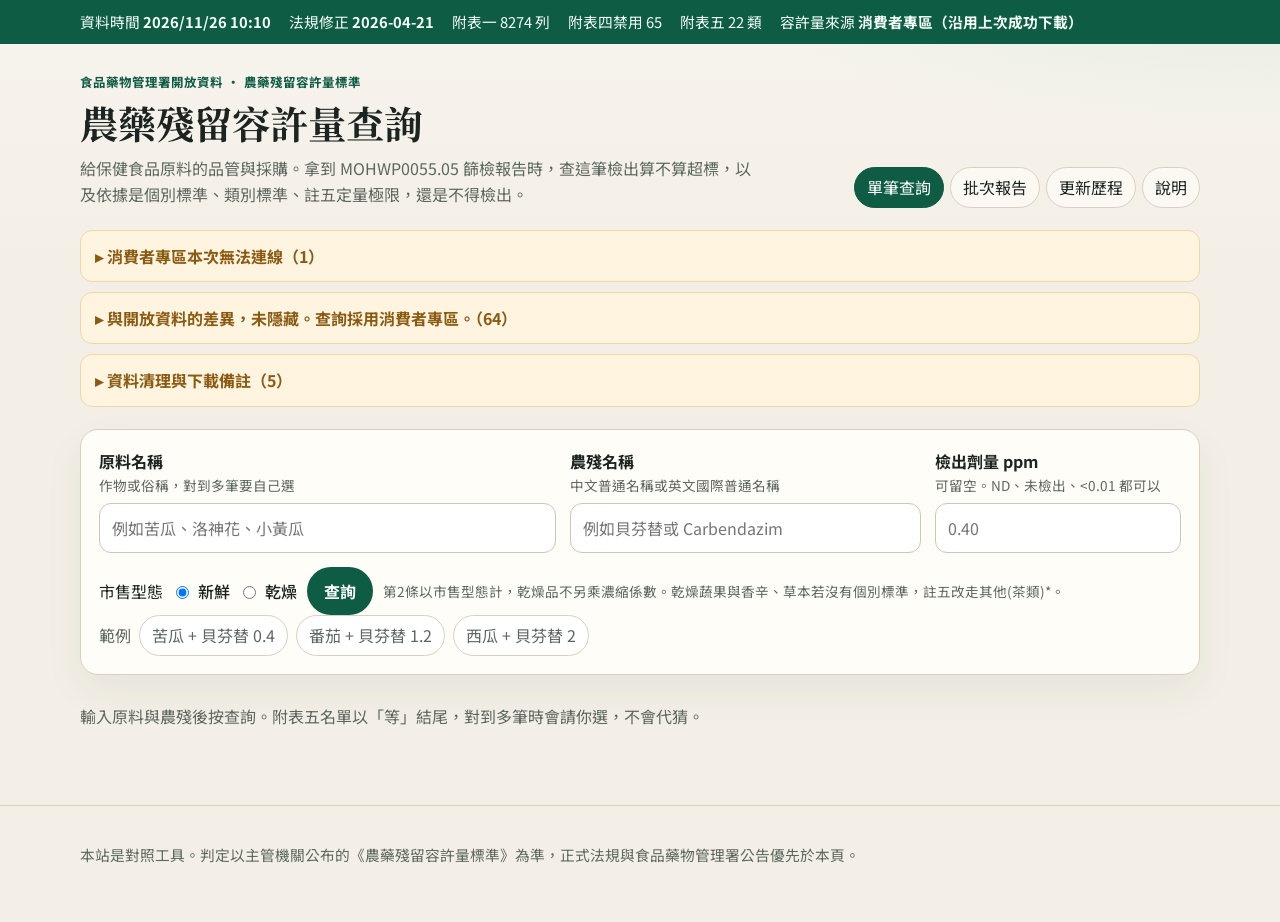
<file: site/index.html>
<!DOCTYPE html>
<html lang="zh-Hant-TW">
<head>
  <meta charset="utf-8">
  <meta name="viewport" content="width=device-width, initial-scale=1">
  <title>農藥殘留容許量查詢</title>
  <meta name="description" content="對照台灣農藥殘留容許量標準，判斷保健食品原料的檢出是否超標，並顯示適用依據。">
  <link rel="preconnect" href="https://fonts.googleapis.com">
  <link rel="preconnect" href="https://fonts.gstatic.com" crossorigin>
  <link href="https://fonts.googleapis.com/css2?family=Noto+Sans+TC:wght@400;500;700&family=Noto+Serif+TC:wght@600;700&display=swap" rel="stylesheet">
  <link rel="stylesheet" href="css/style.css">
  <link rel="icon" href="data:image/svg+xml,%3Csvg xmlns='http://www.w3.org/2000/svg' viewBox='0 0 32 32'%3E%3Crect fill='%230f5c45' width='32' height='32' rx='8'/%3E%3Cpath fill='%23f4fff8' d='M8 22 V10 h4.2 c3.3 0 5.2 1.7 5.2 4.3 0 2.7-2 4.4-5.3 4.4 H11 V22H8zm3-5.6h1.1c1.6 0 2.5-.7 2.5-1.9s-.9-1.8-2.5-1.8H11v3.7zM19 22l4.6-12H27l-5.2 12H19z'/%3E%3C/svg%3E">
</head>
<body>
  <div id="banner" class="banner"></div>
  <header class="top">
    <div class="wrap top-row">
      <div>
        <p class="eyebrow">食品藥物管理署開放資料 · 農藥殘留容許量標準</p>
        <h1>農藥殘留容許量查詢</h1>
        <p class="lede">給保健食品原料的品管與採購。拿到 MOHWP0055.05 篩檢報告時，查這筆檢出算不算超標，以及依據是個別標準、類別標準、註五定量極限，還是不得檢出。</p>
      </div>
      <nav>
        <a href="index.html" aria-current="page">單筆查詢</a>
        <a href="batch.html">批次報告</a>
        <a href="history.html">更新歷程</a>
        <a href="about.html">說明</a>
      </nav>
    </div>
  </header>
  <div class="wrap" id="alerts"></div>
  <main class="wrap">
    <form id="query" class="panel">
      <div class="grid">
        <div class="field">
          <label for="crop">原料名稱 <span class="hint">作物或俗稱，對到多筆要自己選</span></label>
          <input id="crop" type="text" autocomplete="off" placeholder="例如苦瓜、洛神花、小黃瓜" required>
          <div id="crop-menu" class="menu" hidden></div>
        </div>
        <div class="field">
          <label for="pest">農殘名稱 <span class="hint">中文普通名稱或英文國際普通名稱</span></label>
          <input id="pest" type="text" autocomplete="off" placeholder="例如貝芬替或 Carbendazim" required>
          <div id="pest-menu" class="menu" hidden></div>
        </div>
        <div>
          <label for="value">檢出劑量 ppm <span class="hint">可留空。ND、未檢出、&lt;0.01 都可以</span></label>
          <input id="value" type="text" inputmode="decimal" placeholder="0.40">
        </div>
      </div>
      <div class="actions">
        <div class="modes" role="radiogroup" aria-label="市售型態">
          <span>市售型態</span>
          <label><input type="radio" name="matrix" value="fresh" checked>新鮮</label>
          <label><input type="radio" name="matrix" value="dried">乾燥</label>
        </div>
        <button class="primary" type="submit">查詢</button>
        <span class="hint">第2條以市售型態計，乾燥品不另乘濃縮係數。乾燥蔬果與香辛、草本若沒有個別標準，註五改走其他(茶類)*。</span>
      </div>
      <div class="examples">
        <span>範例</span>
        <button type="button" class="chip" data-demo data-crop="苦瓜" data-pest="貝芬替" data-value="0.4">苦瓜 + 貝芬替 0.4</button>
        <button type="button" class="chip" data-demo data-crop="番茄" data-pest="貝芬替" data-value="1.2">番茄 + 貝芬替 1.2</button>
        <button type="button" class="chip" data-demo data-crop="西瓜" data-pest="貝芬替" data-value="2">西瓜 + 貝芬替 2</button>
      </div>
    </form>
    <div id="result"></div>
  </main>
  <footer>
    <div class="wrap">
      <p>本站是對照工具。判定以主管機關公布的《農藥殘留容許量標準》為準，正式法規與食品藥物管理署公告優先於本頁。</p>
    </div>
  </footer>
  <script type="module" src="js/app.js"></script>
</body>
</html>
</file>
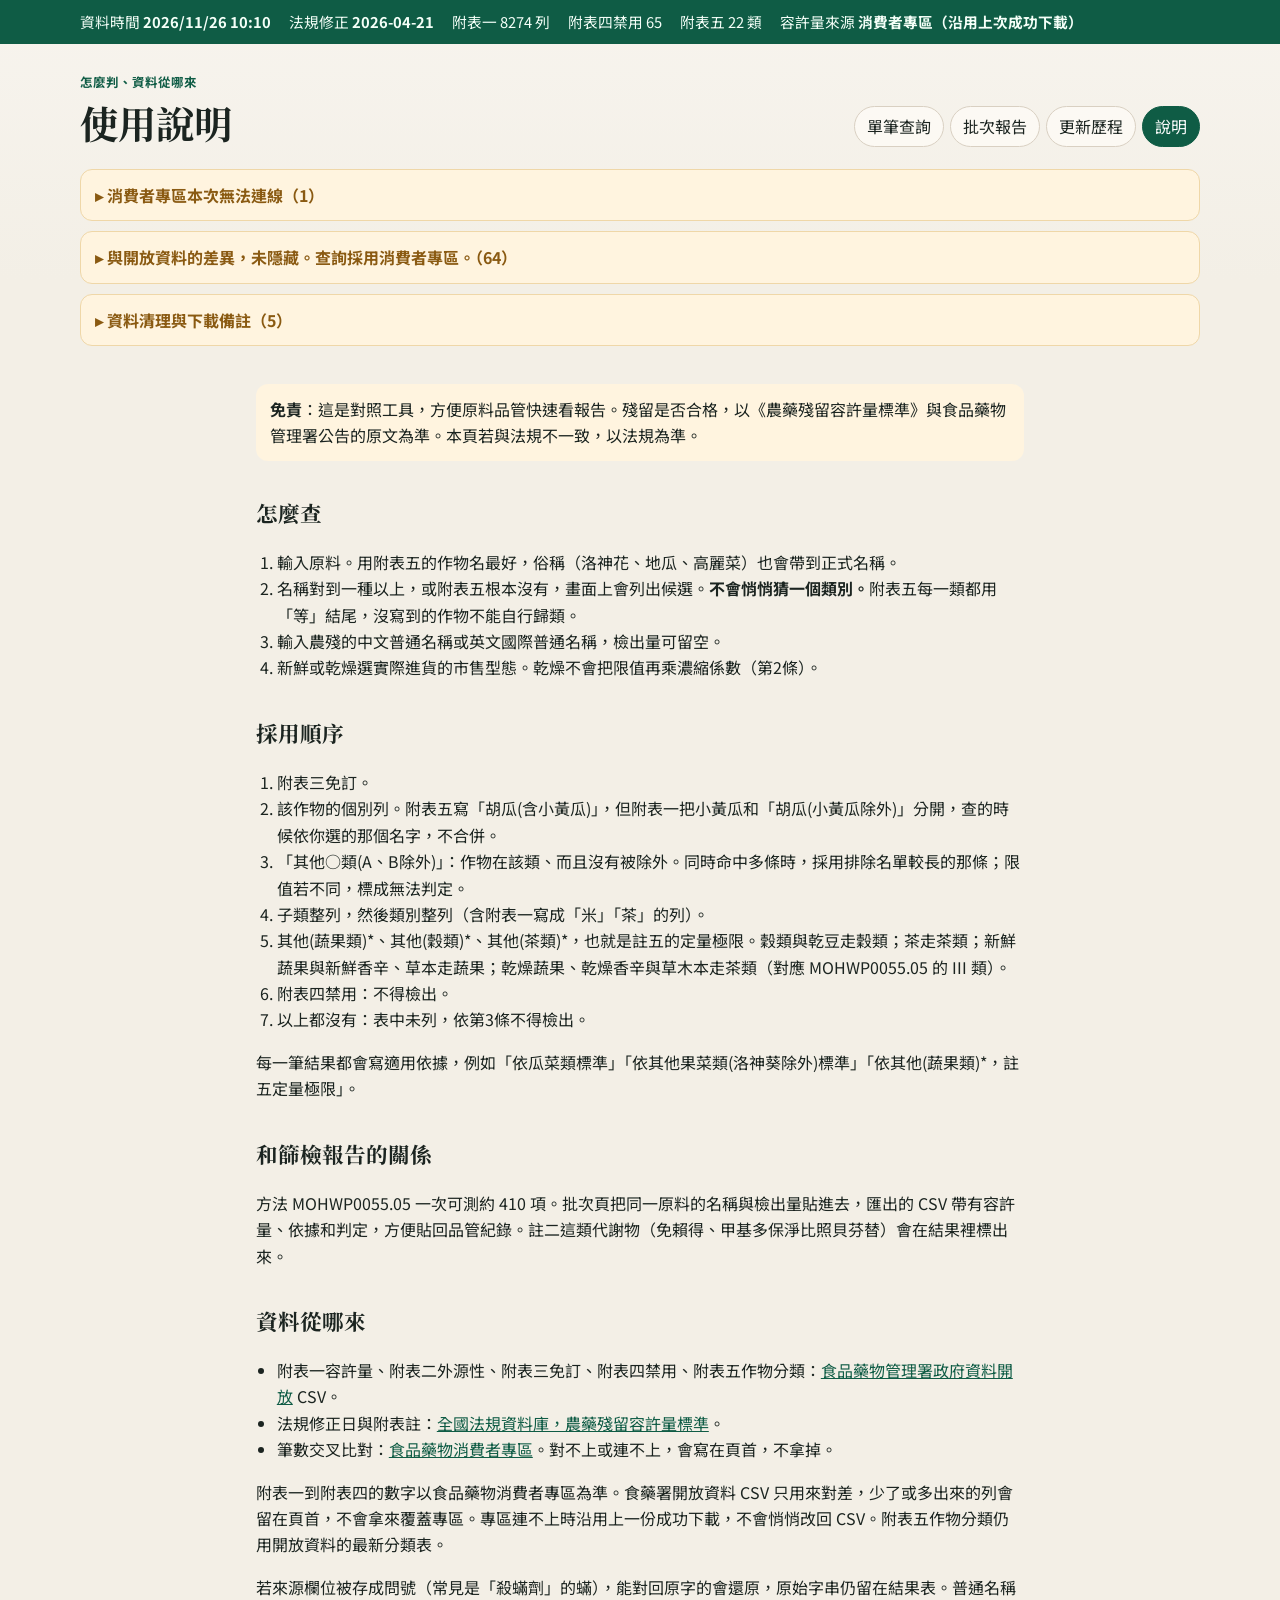
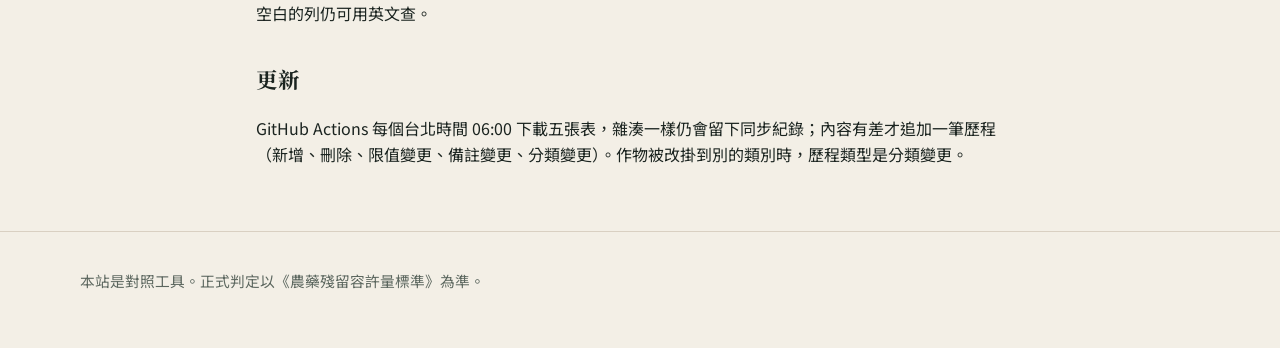
<file: site/about.html>
<!DOCTYPE html>
<html lang="zh-Hant-TW">
<head>
  <meta charset="utf-8">
  <meta name="viewport" content="width=device-width, initial-scale=1">
  <title>說明 · 農藥殘留容許量查詢</title>
  <link rel="preconnect" href="https://fonts.googleapis.com">
  <link rel="preconnect" href="https://fonts.gstatic.com" crossorigin>
  <link href="https://fonts.googleapis.com/css2?family=Noto+Sans+TC:wght@400;500;700&family=Noto+Serif+TC:wght@600;700&display=swap" rel="stylesheet">
  <link rel="stylesheet" href="css/style.css">
</head>
<body>
  <div id="banner" class="banner"></div>
  <header class="top">
    <div class="wrap top-row">
      <div>
        <p class="eyebrow">怎麼判、資料從哪來</p>
        <h1>使用說明</h1>
      </div>
      <nav>
        <a href="index.html">單筆查詢</a>
        <a href="batch.html">批次報告</a>
        <a href="history.html">更新歷程</a>
        <a href="about.html" aria-current="page">說明</a>
      </nav>
    </div>
  </header>
  <div class="wrap" id="alerts"></div>
  <main class="wrap prose">
    <p class="callout"><strong>免責</strong>：這是對照工具，方便原料品管快速看報告。殘留是否合格，以《農藥殘留容許量標準》與食品藥物管理署公告的原文為準。本頁若與法規不一致，以法規為準。</p>
    <h2>怎麼查</h2>
    <ol>
      <li>輸入原料。用附表五的作物名最好，俗稱（洛神花、地瓜、高麗菜）也會帶到正式名稱。</li>
      <li>名稱對到一種以上，或附表五根本沒有，畫面上會列出候選。<strong>不會悄悄猜一個類別。</strong>附表五每一類都用「等」結尾，沒寫到的作物不能自行歸類。</li>
      <li>輸入農殘的中文普通名稱或英文國際普通名稱，檢出量可留空。</li>
      <li>新鮮或乾燥選實際進貨的市售型態。乾燥不會把限值再乘濃縮係數（第2條）。</li>
    </ol>
    <h2>採用順序</h2>
    <ol>
      <li>附表三免訂。</li>
      <li>該作物的個別列。附表五寫「胡瓜(含小黃瓜)」，但附表一把小黃瓜和「胡瓜(小黃瓜除外)」分開，查的時候依你選的那個名字，不合併。</li>
      <li>「其他○類(A、B除外)」：作物在該類、而且沒有被除外。同時命中多條時，採用排除名單較長的那條；限值若不同，標成無法判定。</li>
      <li>子類整列，然後類別整列（含附表一寫成「米」「茶」的列）。</li>
      <li>其他(蔬果類)*、其他(穀類)*、其他(茶類)*，也就是註五的定量極限。穀類與乾豆走穀類；茶走茶類；新鮮蔬果與新鮮香辛、草本走蔬果；乾燥蔬果、乾燥香辛與草木本走茶類（對應 MOHWP0055.05 的 III 類）。</li>
      <li>附表四禁用：不得檢出。</li>
      <li>以上都沒有：表中未列，依第3條不得檢出。</li>
    </ol>
    <p>每一筆結果都會寫適用依據，例如「依瓜菜類標準」「依其他果菜類(洛神葵除外)標準」「依其他(蔬果類)*，註五定量極限」。</p>
    <h2>和篩檢報告的關係</h2>
    <p>方法 MOHWP0055.05 一次可測約 410 項。批次頁把同一原料的名稱與檢出量貼進去，匯出的 CSV 帶有容許量、依據和判定，方便貼回品管紀錄。註二這類代謝物（免賴得、甲基多保淨比照貝芬替）會在結果裡標出來。</p>
    <h2>資料從哪來</h2>
    <ul>
      <li>附表一容許量、附表二外源性、附表三免訂、附表四禁用、附表五作物分類：<a href="https://data.fda.gov.tw/">食品藥物管理署政府資料開放</a> CSV。</li>
      <li>法規修正日與附表註：<a href="https://law.moj.gov.tw/LawClass/LawAll.aspx?pcode=L0040083">全國法規資料庫，農藥殘留容許量標準</a>。</li>
      <li>筆數交叉比對：<a href="https://consumer.fda.gov.tw/Law/PesticideList.aspx?nodeID=520&amp;tk=1">食品藥物消費者專區</a>。對不上或連不上，會寫在頁首，不拿掉。</li>
    </ul>
    <p>附表一到附表四的數字以食品藥物消費者專區為準。食藥署開放資料 CSV 只用來對差，少了或多出來的列會留在頁首，不會拿來覆蓋專區。專區連不上時沿用上一份成功下載，不會悄悄改回 CSV。附表五作物分類仍用開放資料的最新分類表。</p>
    <p>若來源欄位被存成問號（常見是「殺蟎劑」的蟎），能對回原字的會還原，原始字串仍留在結果表。普通名稱空白的列仍可用英文查。</p>
    <h2>更新</h2>
    <p>GitHub Actions 每個台北時間 06:00 下載五張表，雜湊一樣仍會留下同步紀錄；內容有差才追加一筆歷程（新增、刪除、限值變更、備註變更、分類變更）。作物被改掛到別的類別時，歷程類型是分類變更。</p>
  </main>
  <footer>
    <div class="wrap"><p>本站是對照工具。正式判定以《農藥殘留容許量標準》為準。</p></div>
  </footer>
  <script type="module">
    import { loadJson, renderBanner } from "./js/chrome.js";
    try {
      renderBanner(await loadJson("data/meta.json"));
    } catch (error) {
      document.querySelector("#banner").textContent = "資料時間尚未載入";
    }
  </script>
</body>
</html>
</file>
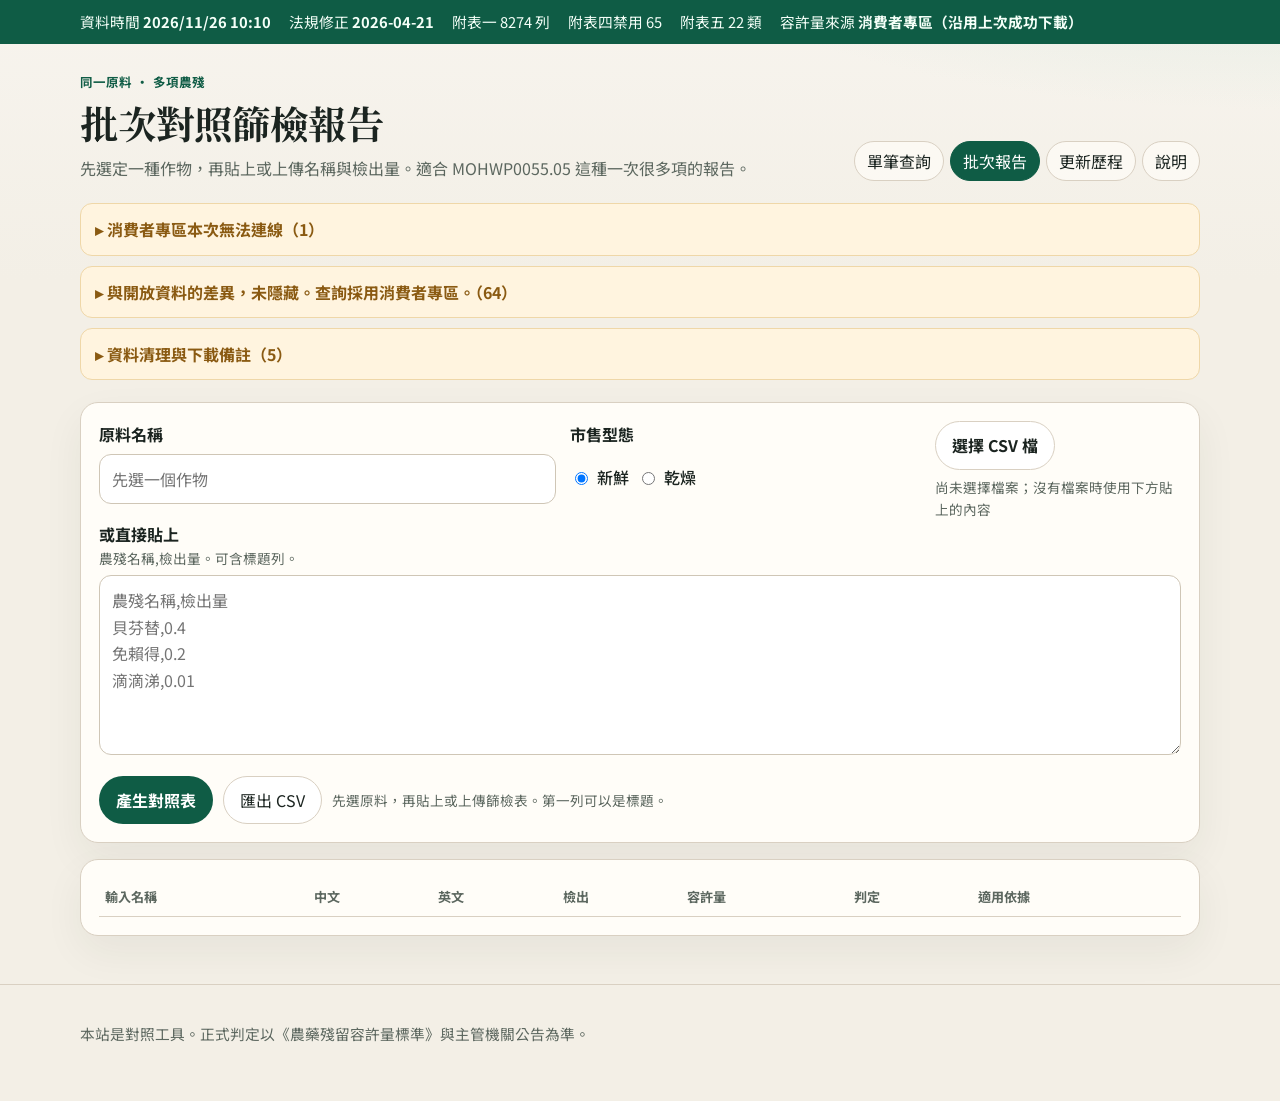
<file: site/batch.html>
<!DOCTYPE html>
<html lang="zh-Hant-TW">
<head>
  <meta charset="utf-8">
  <meta name="viewport" content="width=device-width, initial-scale=1">
  <title>批次報告 · 農藥殘留容許量查詢</title>
  <link rel="preconnect" href="https://fonts.googleapis.com">
  <link rel="preconnect" href="https://fonts.gstatic.com" crossorigin>
  <link href="https://fonts.googleapis.com/css2?family=Noto+Sans+TC:wght@400;500;700&family=Noto+Serif+TC:wght@600;700&display=swap" rel="stylesheet">
  <link rel="stylesheet" href="css/style.css">
</head>
<body>
  <div id="banner" class="banner"></div>
  <header class="top">
    <div class="wrap top-row">
      <div>
        <p class="eyebrow">同一原料 · 多項農殘</p>
        <h1>批次對照篩檢報告</h1>
        <p class="lede">先選定一種作物，再貼上或上傳名稱與檢出量。適合 MOHWP0055.05 這種一次很多項的報告。</p>
      </div>
      <nav>
        <a href="index.html">單筆查詢</a>
        <a href="batch.html" aria-current="page">批次報告</a>
        <a href="history.html">更新歷程</a>
        <a href="about.html">說明</a>
      </nav>
    </div>
  </header>
  <div class="wrap" id="alerts"></div>
  <main class="wrap">
    <form id="batch" class="panel">
      <div class="grid">
        <div class="field">
          <label for="crop">原料名稱</label>
          <input id="crop" type="text" autocomplete="off" placeholder="先選一個作物" required>
          <div id="crop-menu" class="menu" hidden></div>
        </div>
        <div>
          <label>市售型態</label>
          <div class="modes">
            <label><input type="radio" name="matrix" value="fresh" checked>新鮮</label>
            <label><input type="radio" name="matrix" value="dried">乾燥</label>
          </div>
        </div>
        <div>
          <label for="file" class="ghost file-btn">選擇 CSV 檔</label>
          <input id="file" type="file" accept=".csv,.txt,text/csv,text/plain" hidden>
          <span id="filename" class="hint">尚未選擇檔案；沒有檔案時使用下方貼上的內容</span>
        </div>
      </div>
      <label for="paste">或直接貼上 <span class="hint">農殘名稱,檢出量。可含標題列。</span></label>
      <textarea id="paste" placeholder="農殘名稱,檢出量&#10;貝芬替,0.4&#10;免賴得,0.2&#10;滴滴涕,0.01"></textarea>
      <div class="actions">
        <button class="primary" type="submit">產生對照表</button>
        <button class="ghost" id="export" type="button">匯出 CSV</button>
        <span id="summary" class="hint"></span>
      </div>
    </form>
    <div class="panel table-wrap" style="margin-top:16px">
      <table>
        <thead>
          <tr><th>輸入名稱</th><th>中文</th><th>英文</th><th>檢出</th><th>容許量</th><th>判定</th><th>適用依據</th></tr>
        </thead>
        <tbody id="rows"></tbody>
      </table>
    </div>
  </main>
  <footer>
    <div class="wrap"><p>本站是對照工具。正式判定以《農藥殘留容許量標準》與主管機關公告為準。</p></div>
  </footer>
  <script type="module" src="js/batch.js"></script>
</body>
</html>
</file>
<file: site/css/style.css>
:root {
  --bg: #f3efe6;
  --bg-2: #e7efe8;
  --ink: #1b2420;
  --muted: #5c675f;
  --line: #d9d0c2;
  --card: #fffdf8;
  --pine: #0f5c45;
  --pine-2: #187256;
  --pine-soft: #e5f2eb;
  --red: #9d1c32;
  --red-soft: #fdecef;
  --amber: #8a5a12;
  --amber-soft: #fff4df;
  --blue: #1d4e6e;
  --blue-soft: #e7f1f6;
  --shadow: 0 16px 40px rgba(40, 48, 38, 0.06);
  --serif: "Noto Serif TC", "Source Han Serif TC", "PMingLiU", serif;
  --sans: "Noto Sans TC", "PingFang TC", "Microsoft JhengHei", "Segoe UI", sans-serif;
}

* { box-sizing: border-box; }
html { scroll-behavior: smooth; }
body {
  margin: 0;
  color: var(--ink);
  background:
    radial-gradient(1200px 400px at 100% -10%, #dceadf 0%, transparent 55%),
    linear-gradient(180deg, #f7f4ee 0%, var(--bg) 280px);
  font-family: var(--sans);
  font-size: 16px;
  line-height: 1.65;
}
a { color: var(--pine); }
button, input, select, textarea { font: inherit; color: inherit; }
code { font-family: ui-monospace, "SFMono-Regular", Menlo, Consolas, monospace; font-size: 0.92em; }

.wrap { width: min(1120px, calc(100% - 32px)); margin: 0 auto; }
.banner {
  background: var(--pine);
  color: #f4fff8;
  font-size: 0.92rem;
}
.banner .wrap { display: flex; flex-wrap: wrap; gap: 8px 18px; padding: 10px 0; }
.banner strong { font-weight: 700; }
#alerts { padding-top: 14px; }
.notice {
  background: var(--amber-soft);
  border: 1px solid #efd7a8;
  border-radius: 12px;
  margin-bottom: 10px;
}
.notice summary {
  cursor: pointer;
  font-weight: 700;
  color: var(--amber);
  padding: 12px 14px;
  list-style: none;
}
.notice summary::-webkit-details-marker { display: none; }
.notice summary::before { content: "▸ "; }
.notice[open] summary::before { content: "▾ "; }
.notice summary:focus-visible {
  outline: 3px solid #e2c48a;
  outline-offset: 2px;
  border-radius: 8px;
}
.notice .notice-body { padding: 0 14px 12px; }
.notice ul { margin: 0; padding-left: 1.2em; }
.notice p { margin: 0; }

.top { padding: 28px 0 8px; }
.top-row { display: flex; justify-content: space-between; gap: 24px; align-items: flex-end; }
.eyebrow { margin: 0 0 6px; letter-spacing: 0.08em; color: var(--pine); font-size: 0.78rem; font-weight: 700; }
h1 { font-family: var(--serif); font-size: clamp(1.8rem, 3vw, 2.5rem); line-height: 1.25; margin: 0; font-weight: 700; }
.lede { max-width: 42rem; color: var(--muted); margin: 8px 0 0; }
nav { display: flex; gap: 6px; flex-wrap: wrap; }
nav a {
  text-decoration: none;
  color: var(--ink);
  border: 1px solid var(--line);
  background: rgba(255, 253, 248, 0.7);
  border-radius: 999px;
  padding: 6px 12px;
}
nav a[aria-current="page"] { background: var(--pine); color: white; border-color: var(--pine); }

main { padding: 12px 0 48px; }
.panel {
  background: var(--card);
  border: 1px solid var(--line);
  border-radius: 18px;
  box-shadow: var(--shadow);
  padding: 18px;
}
.grid { display: grid; grid-template-columns: 1.3fr 1fr 0.7fr; gap: 14px; }
label { display: block; font-weight: 700; margin-bottom: 6px; }
.hint { display: block; font-weight: 400; color: var(--muted); font-size: 0.85rem; }
.field { position: relative; }
input[type="text"], input[type="number"], textarea, select {
  width: 100%;
  border: 1px solid #cfc6b6;
  background: #fff;
  border-radius: 12px;
  padding: 11px 12px;
}
input:focus, textarea:focus, select:focus { outline: 3px solid #cfe3d6; border-color: var(--pine-2); }
.menu {
  position: relative;
  z-index: 5;
  margin-top: 4px;
  background: white;
  border: 1px solid var(--line);
  border-radius: 12px;
  box-shadow: var(--shadow);
  max-height: 240px;
  overflow: auto;
  padding: 4px;
}
.menu[hidden] { display: none; }
.opt {
  width: 100%;
  text-align: left;
  border: 0;
  background: transparent;
  border-radius: 8px;
  padding: 8px 10px;
  display: flex;
  justify-content: space-between;
  gap: 12px;
  cursor: pointer;
}
.opt small { color: var(--muted); }
.opt.is-active, .opt:hover { background: var(--pine-soft); }
.modes { display: flex; gap: 8px; align-items: center; min-height: 46px; }
.modes label { font-weight: 500; margin: 0; display: flex; gap: 6px; align-items: center; }
.actions { display: flex; flex-wrap: wrap; gap: 10px; align-items: center; margin-top: 14px; }
.primary, .ghost, .chip {
  border-radius: 999px;
  border: 1px solid transparent;
  padding: 10px 16px;
  cursor: pointer;
}
.primary { background: var(--pine); color: white; font-weight: 700; }
.file-btn { display: inline-flex; width: fit-content; cursor: pointer; }
.primary:hover { background: var(--pine-2); }
.ghost, .chip { background: white; border-color: var(--line); }
.chip { padding: 6px 12px; }
.examples { display: flex; flex-wrap: wrap; gap: 8px; align-items: center; color: var(--muted); }

.result { margin-top: 16px; }
.seal-row { display: grid; grid-template-columns: 180px 1fr; gap: 16px; }
.seal {
  border-radius: 16px;
  min-height: 140px;
  display: flex;
  flex-direction: column;
  justify-content: center;
  align-items: flex-start;
  padding: 16px;
  background: var(--blue-soft);
  color: var(--blue);
}
.seal b { font-family: var(--serif); font-size: 2rem; line-height: 1.1; }
.seal span { font-size: 0.92rem; }
.seal.pass { background: var(--pine-soft); color: var(--pine); }
.seal.fail { background: var(--red-soft); color: var(--red); }
.seal.warn { background: var(--amber-soft); color: var(--amber); }
.basis {
  margin: 0;
  padding: 12px 14px;
  background: #fbf7ef;
  border-left: 4px solid var(--pine);
  border-radius: 0 12px 12px 0;
}
.basis .k { display: block; font-size: 0.78rem; letter-spacing: 0.06em; color: var(--pine); font-weight: 700; }
.meta-line { color: var(--muted); margin: 8px 0 0; }
.cards { display: grid; grid-template-columns: 1fr 1fr; gap: 12px; margin-top: 12px; }
.card { border: 1px solid var(--line); border-radius: 14px; padding: 12px 14px; background: #fff; }
.card h3 { margin: 0 0 6px; font-size: 0.95rem; }
.card p { margin: 0; }
table { width: 100%; border-collapse: collapse; font-size: 0.94rem; }
th, td { border-bottom: 1px solid var(--line); text-align: left; padding: 8px 6px; vertical-align: top; }
th { font-size: 0.82rem; color: var(--muted); font-weight: 700; }
.note-list { margin: 8px 0 0; padding-left: 1.2em; }
.candidates { display: flex; flex-wrap: wrap; gap: 8px; margin-top: 8px; }
.trace { color: var(--muted); font-size: 0.92rem; }
.trace li { margin: 2px 0; }
.tag {
  display: inline-block;
  border-radius: 999px;
  padding: 1px 8px;
  background: var(--bg);
  border: 1px solid var(--line);
  font-size: 0.82rem;
}
.tag.pass { background: var(--pine-soft); color: var(--pine); border-color: transparent; }
.tag.fail { background: var(--red-soft); color: var(--red); border-color: transparent; }
.tag.warn { background: var(--amber-soft); color: var(--amber); border-color: transparent; }

.prose { max-width: 48rem; }
.prose h2 { font-family: var(--serif); font-size: 1.35rem; margin-top: 1.6em; }
.prose ol, .prose ul { padding-left: 1.3em; }
.callout {
  background: var(--amber-soft);
  border-radius: 12px;
  padding: 12px 14px;
}
.filters { display: flex; gap: 10px; flex-wrap: wrap; margin-bottom: 12px; }
.filters input, .filters select { width: auto; min-width: 12rem; }
textarea { min-height: 180px; resize: vertical; }
.table-wrap { overflow: auto; }
footer {
  border-top: 1px solid var(--line);
  color: var(--muted);
  padding: 22px 0 40px;
  font-size: 0.92rem;
}
.loading { color: var(--muted); padding: 12px 0; }

@media (max-width: 860px) {
  .grid, .seal-row, .cards, .top-row { grid-template-columns: 1fr; display: grid; }
  .top-row { display: flex; flex-direction: column; align-items: flex-start; }
}
@media print {
  .banner, nav, .actions, .examples, footer, .menu { display: none !important; }
  body { background: white; }
  .panel { box-shadow: none; }
}
</file>
